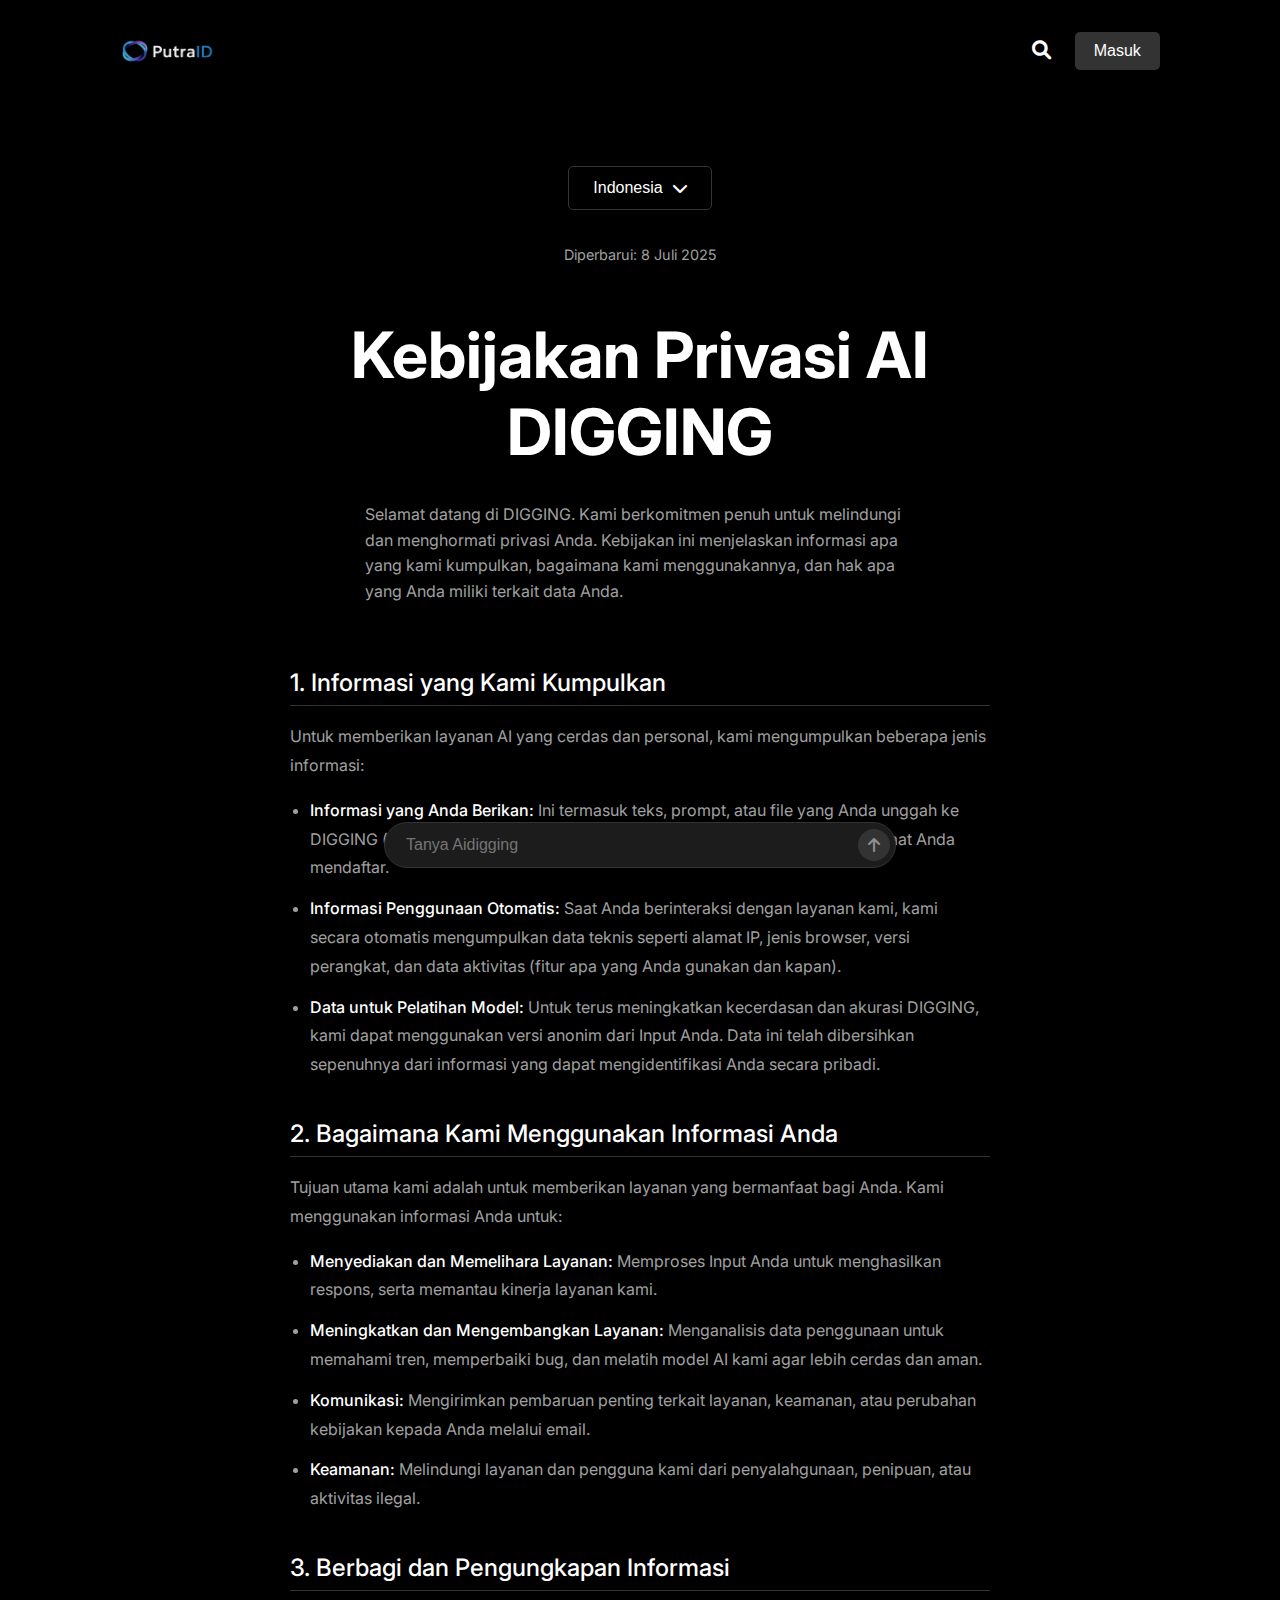
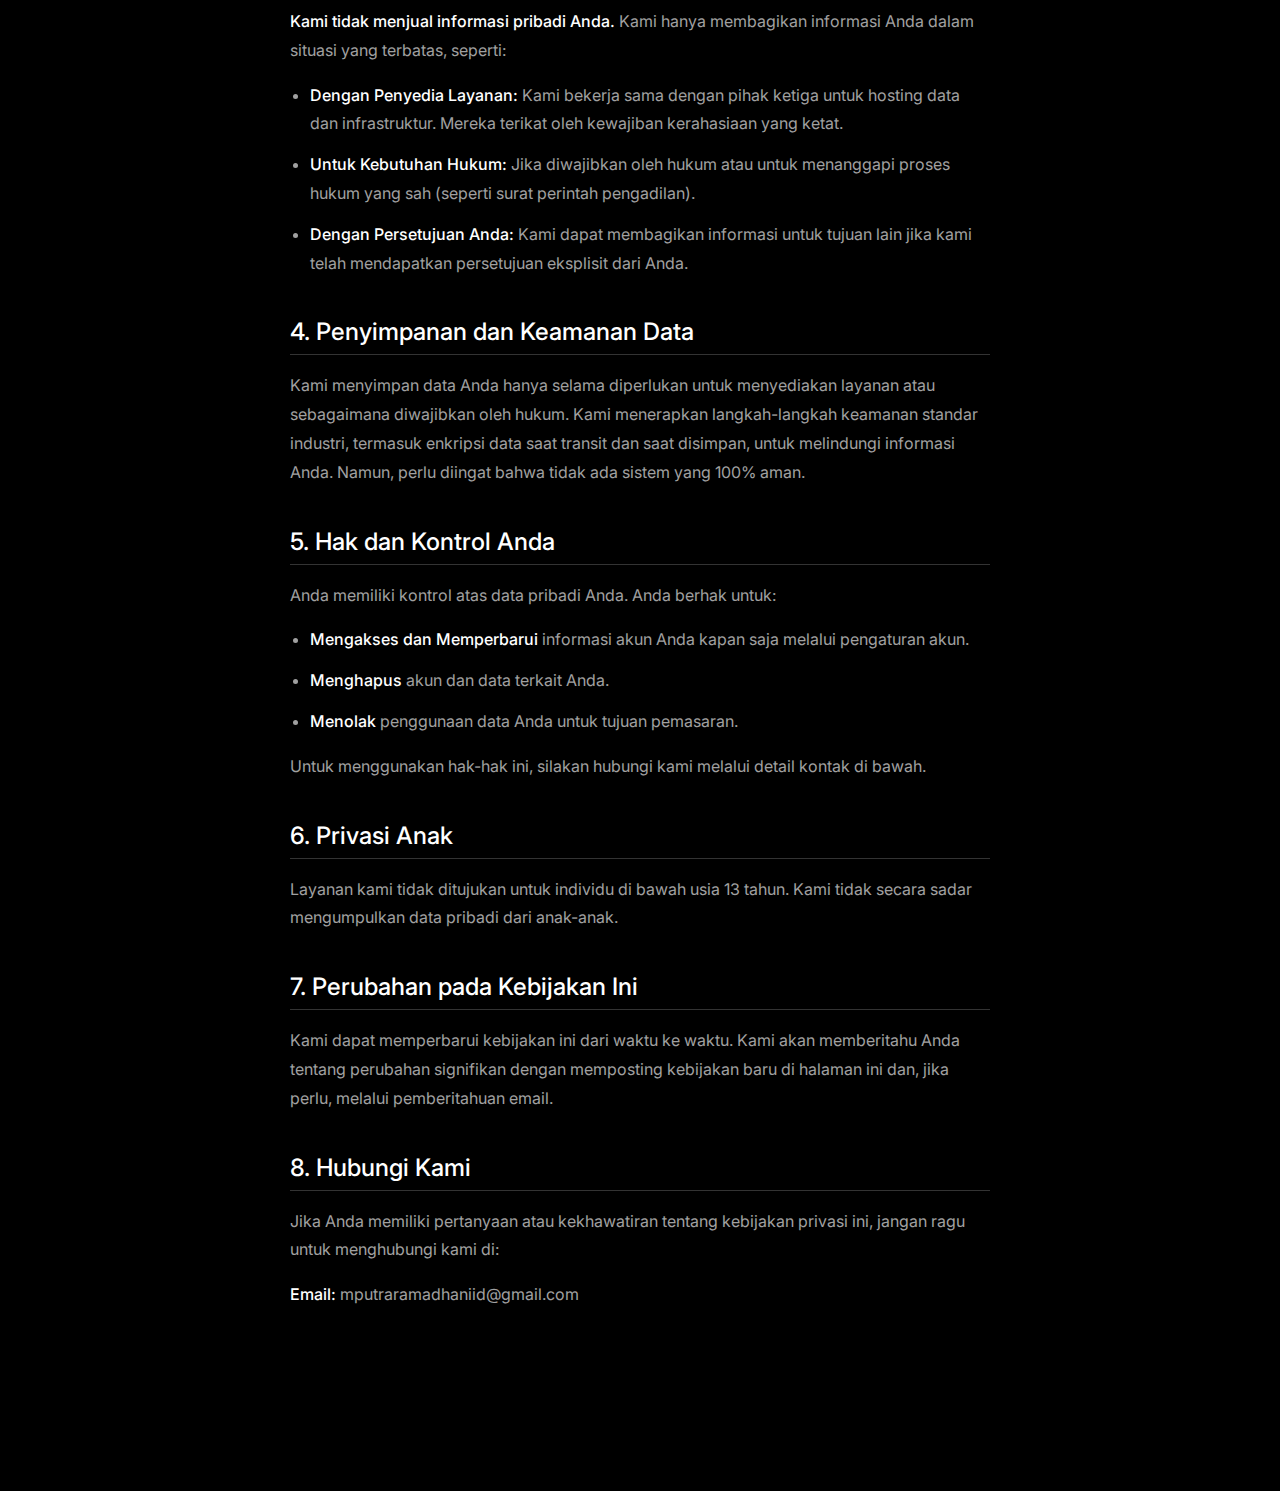
<file: kebijakan.html>
<!DOCTYPE html>
<html lang="id">
  <head>
    <meta charset="UTF-8" />
    <meta name="viewport" content="width=device-width, initial-scale=1.0" />
    <title>Kebijakan Privasi - PutraID</title>
    <link rel="stylesheet" href="css/kebijakan.css" />
    <link rel="stylesheet" href="https://cdnjs.cloudflare.com/ajax/libs/font-awesome/6.0.0-beta3/css/all.min.css" />
  </head>
  <body>
    <div class="container">
      <header>
        <div class="logo">
          <img src="images/made_icon_hitam.png" alt="developer" style="height: 35px" />
          <span></span>
        </div>
        <div class="actions" id="masuk">
          <button class="icon-button"><i class="fas fa-search"></i></button>
          <button class="login-button">Masuk</button>
        </div>
      </header>

      <main>
        <div class="language-selector">
          <div class="dropdown">
            <button class="dropdown-toggle">Indonesia <i class="fas fa-chevron-down"></i></button>
            <div class="dropdown-menu">
              <a href="#"> Indonesia</a>
              <a href="#">English</a>
            </div>
          </div>
        </div>

        <p class="last-updated" style="display: flex; justify-content: center;">Diperbarui: 8 Juli 2025</p>
        <h1>Kebijakan Privasi AI DIGGING</h1>

        <p class="info-text">
          Selamat datang di DIGGING. Kami berkomitmen penuh untuk melindungi dan menghormati privasi Anda. Kebijakan ini menjelaskan informasi apa yang kami kumpulkan, bagaimana kami menggunakannya, dan hak apa yang Anda miliki terkait data
          Anda.
        </p>

        <div class="privacy-content" style="margin-bottom: 150px">
          <h2>1. Informasi yang Kami Kumpulkan</h2>
          <p>Untuk memberikan layanan AI yang cerdas dan personal, kami mengumpulkan beberapa jenis informasi:</p>
          <ul>
            <li><strong>Informasi yang Anda Berikan:</strong> Ini termasuk teks, prompt, atau file yang Anda unggah ke DIGGING ("Input"), serta informasi akun Anda seperti alamat email dan nama saat Anda mendaftar.</li>
            <li>
              <strong>Informasi Penggunaan Otomatis:</strong> Saat Anda berinteraksi dengan layanan kami, kami secara otomatis mengumpulkan data teknis seperti alamat IP, jenis browser, versi perangkat, dan data aktivitas (fitur apa yang
              Anda gunakan dan kapan).
            </li>
            <li>
              <strong>Data untuk Pelatihan Model:</strong> Untuk terus meningkatkan kecerdasan dan akurasi DIGGING, kami dapat menggunakan versi anonim dari Input Anda. Data ini telah dibersihkan sepenuhnya dari informasi yang dapat
              mengidentifikasi Anda secara pribadi.
            </li>
          </ul>

          <h2>2. Bagaimana Kami Menggunakan Informasi Anda</h2>
          <p>Tujuan utama kami adalah untuk memberikan layanan yang bermanfaat bagi Anda. Kami menggunakan informasi Anda untuk:</p>
          <ul>
            <li><strong>Menyediakan dan Memelihara Layanan:</strong> Memproses Input Anda untuk menghasilkan respons, serta memantau kinerja layanan kami.</li>
            <li><strong>Meningkatkan dan Mengembangkan Layanan:</strong> Menganalisis data penggunaan untuk memahami tren, memperbaiki bug, dan melatih model AI kami agar lebih cerdas dan aman.</li>
            <li><strong>Komunikasi:</strong> Mengirimkan pembaruan penting terkait layanan, keamanan, atau perubahan kebijakan kepada Anda melalui email.</li>
            <li><strong>Keamanan:</strong> Melindungi layanan dan pengguna kami dari penyalahgunaan, penipuan, atau aktivitas ilegal.</li>
          </ul>

          <h2>3. Berbagi dan Pengungkapan Informasi</h2>
          <p><strong>Kami tidak menjual informasi pribadi Anda.</strong> Kami hanya membagikan informasi Anda dalam situasi yang terbatas, seperti:</p>
          <ul>
            <li><strong>Dengan Penyedia Layanan:</strong> Kami bekerja sama dengan pihak ketiga untuk hosting data dan infrastruktur. Mereka terikat oleh kewajiban kerahasiaan yang ketat.</li>
            <li><strong>Untuk Kebutuhan Hukum:</strong> Jika diwajibkan oleh hukum atau untuk menanggapi proses hukum yang sah (seperti surat perintah pengadilan).</li>
            <li><strong>Dengan Persetujuan Anda:</strong> Kami dapat membagikan informasi untuk tujuan lain jika kami telah mendapatkan persetujuan eksplisit dari Anda.</li>
          </ul>

          <h2>4. Penyimpanan dan Keamanan Data</h2>
          <p>
            Kami menyimpan data Anda hanya selama diperlukan untuk menyediakan layanan atau sebagaimana diwajibkan oleh hukum. Kami menerapkan langkah-langkah keamanan standar industri, termasuk enkripsi data saat transit dan saat disimpan,
            untuk melindungi informasi Anda. Namun, perlu diingat bahwa tidak ada sistem yang 100% aman.
          </p>

          <h2>5. Hak dan Kontrol Anda</h2>
          <p>Anda memiliki kontrol atas data pribadi Anda. Anda berhak untuk:</p>
          <ul>
            <li><strong>Mengakses dan Memperbarui</strong> informasi akun Anda kapan saja melalui pengaturan akun.</li>
            <li><strong>Menghapus</strong> akun dan data terkait Anda.</li>
            <li><strong>Menolak</strong> penggunaan data Anda untuk tujuan pemasaran.</li>
          </ul>
          <p>Untuk menggunakan hak-hak ini, silakan hubungi kami melalui detail kontak di bawah.</p>

          <h2>6. Privasi Anak</h2>
          <p>Layanan kami tidak ditujukan untuk individu di bawah usia 13 tahun. Kami tidak secara sadar mengumpulkan data pribadi dari anak-anak.</p>

          <h2>7. Perubahan pada Kebijakan Ini</h2>
          <p>Kami dapat memperbarui kebijakan ini dari waktu ke waktu. Kami akan memberitahu Anda tentang perubahan signifikan dengan memposting kebijakan baru di halaman ini dan, jika perlu, melalui pemberitahuan email.</p>

          <h2>8. Hubungi Kami</h2>
          <p>Jika Anda memiliki pertanyaan atau kekhawatiran tentang kebijakan privasi ini, jangan ragu untuk menghubungi kami di:</p>
          <p><strong>Email:</strong> mputraramadhaniid@gmail.com</p>
        </div>
      </main>

      <div class="chat-widget">
        <input type="text" placeholder="Tanya Aidigging" />
        <button id="pesan"><i class="fas fa-arrow-up"></i></button>
      </div>
    </div>
    <script src="js/kebijakan.js"></script>
  </body>
</html>
</file>
<file: css/kebijakan.css>
@import url('https://fonts.googleapis.com/css2?family=Inter:wght@400;500;700&display=swap');

:root {
    --background-color: #000000;
    --text-color: #ffffff;
    --text-color-secondary: #a0a0a0;
    --button-bg: #333333;
    --font-family: 'Inter', sans-serif;
}

body {
    background-color: var(--background-color);
    color: var(--text-color);
    font-family: var(--font-family);
    margin: 0;
    display: flex;
    justify-content: center;
}

.container {
    max-width: 1200px;
    width: 100%;
    padding: 2rem;
    position: relative;
}

header {
    display: flex;
    justify-content: space-between;
    align-items: center;
    margin-bottom: 2rem;
    padding: 0 5rem;
}

.logo {
    display: flex;
    align-items: center;
    font-size: 1.2rem;
    font-weight: 500;
}

.logo svg {
    margin-right: 8px;
    color: var(--text-color);
}

.actions {
    display: flex;
    align-items: center;
}

.icon-button, .login-button {
    background: none;
    border: none;
    color: var(--text-color);
    cursor: pointer;
    font-size: 1rem;
    padding: 0.5rem;
    border-radius: 5px;
}

.icon-button {
    font-size: 1.2rem;
    margin-right: 1rem;
}

.login-button {
    background-color: var(--button-bg);
    padding: 0.6rem 1.2rem;
}

nav {
    position: fixed;
    left: 2rem;
    top: 50%;
    transform: translateY(-50%);
}

nav ul {
    list-style: none;
    padding: 0;
    margin: 0;
}

nav ul li a {
    color: var(--text-color-secondary);
    text-decoration: none;
    display: block;
    padding: 0.5rem 0;
    font-size: 0.9rem;
    transition: color 0.3s ease;
}

nav ul li a:hover {
    color: var(--text-color);
}

main {
    max-width: 700px;
    margin: 0 auto;
    text-align: center;
    padding-top: 4rem;
}

.language-selector {
    margin-bottom: 2rem;
}

.dropdown {
    position: relative;
    display: inline-block;
}

.dropdown-toggle {
    background-color: var(--background-color);
    color: var(--text-color);
    padding: 0.75rem 1.5rem;
    font-size: 1rem;
    border: 1px solid var(--button-bg);
    border-radius: 5px;
    cursor: pointer;
    display: flex;
    align-items: center;
}

.dropdown-toggle i {
    margin-left: 10px;
}

.dropdown-menu {
    display: none;
    position: absolute;
    background-color: #1a1a1a;
    min-width: 160px;
    box-shadow: 0px 8px 16px 0px rgba(0,0,0,0.2);
    z-index: 1;
    border-radius: 5px;
    padding: 0.5rem 0;
}

.dropdown-menu a {
    color: var(--text-color);
    padding: 12px 16px;
    text-decoration: none;
    display: block;
    text-align: left;
}

.dropdown-menu a:hover {
    background-color: var(--button-bg);
}

.show {
    display: block;
}


.last-updated {
    color: var(--text-color-secondary);
    font-size: 0.9rem;
    margin-bottom: 3rem;
}

h1 {
    font-size: 4rem;
    font-weight: 700;
    margin-bottom: 2rem;
}

.info-text {
    font-size: 1rem;
    line-height: 1.6;
    max-width: 550px;
    margin: 0 auto 3rem auto;
    color: var(--text-color-secondary);
}

main > p {
    font-size: 1.1rem;
    line-height: 1.8;
    color: var(--text-color-secondary);
    text-align: left;
}

.chat-widget {
    position: fixed;
    bottom: 2rem;
    left: 50%;
    transform: translateX(-50%);
    display: flex;
    align-items: center;
    background-color: #1c1c1c;
    border-radius: 25px;
    padding: 5px;
    border: 1px solid var(--button-bg);
    width: 500px;
}

.chat-widget input {
    flex-grow: 1;
    background: none;
    border: none;
    color: var(--text-color);
    font-size: 1rem;
    padding: 0.5rem 1rem;
}

.chat-widget input:focus {
    outline: none;
}

.chat-widget button {
    background-color: var(--button-bg);
    border: none;
    color: #8e8e8e;
    border-radius: 50%;
    width: 32px;
    height: 32px;
    font-size: 1rem;
    cursor: pointer;
    display: flex;
    align-items: center;
    justify-content: center;
}

.zoom-controls {
    position: fixed;
    right: 2rem;
    top: 50%;
    transform: translateY(-50%);
}

.zoom-controls button {
    background-color: var(--button-bg);
    border: none;
    color: var(--text-color);
    width: 40px;
    height: 40px;
    border-radius: 50%;
    font-size: 1.2rem;
    cursor: pointer;
}

/* Tambahkan ini di akhir file style.css Anda */
.privacy-content {
    text-align: left;
    margin-top: 4rem;
}

.privacy-content h2 {
    font-size: 1.5rem;
    font-weight: 500;
    margin-top: 2.5rem;
    margin-bottom: 1rem;
    color: var(--text-color);
    border-bottom: 1px solid var(--button-bg);
    padding-bottom: 0.5rem;
}

.privacy-content p, .privacy-content ul {
    font-size: 1rem;
    line-height: 1.8;
    color: var(--text-color-secondary);
}

.privacy-content ul {
    list-style-type: disc;
    padding-left: 20px;
}

.privacy-content ul li {
    margin-bottom: 0.75rem;
}

.privacy-content strong {
    color: var(--text-color);
    font-weight: 500;
}
</file>
